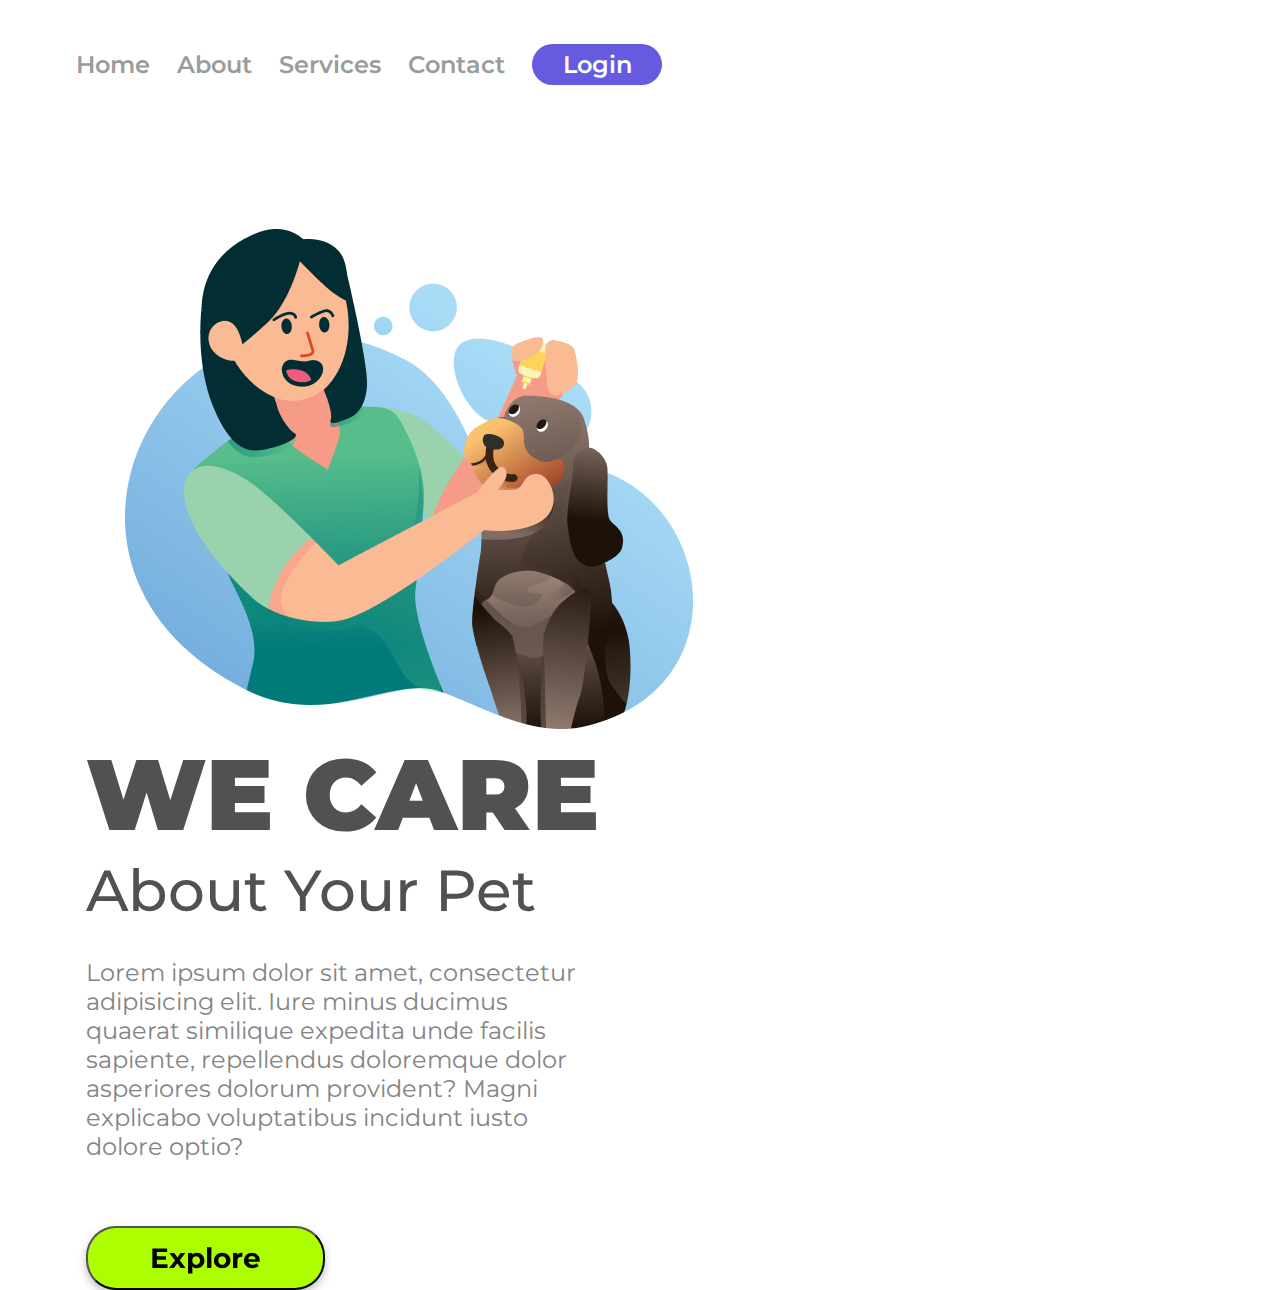
<file: CSS/index.html>
<!DOCTYPE html>
<html lang="pt-br">
  <head>
    <meta charset="UTF-8" />
    <meta name="viewport" content="width=device-width, initial-scale=1.0" />
    <link rel="stylesheet" href="styless.css" />
    <link href="
    <link rel="preconnect" href="https://fonts.googleapis.com" />
    <link rel="preconnect" href="https://fonts.gstatic.com" crossorigin />
    <link
      href="https://fonts.googleapis.com/css2?family=Montserrat:wght@400;500;600;700;900&display=swap"
      rel="stylesheet"
    />
    <title>We Care</title>
  </head>
  <body>
    
    <header>
      <a class="link-header">Home</a>
      <a class="link-header">About</a>
      <a class="link-header">Services</a>
      <a class="link-header">Contact</a>
      <button class="button-header">Login</button>
    </header>
    <main>
      <img src="./img/Illustration 2.png" alt="Illustration 2" class="logo-image">
      
      <section>
        <h1>WE CARE</h1>
        <h2>About Your Pet</h2>
        <p>
          Lorem ipsum dolor sit amet, consectetur adipisicing elit. Iure minus
          ducimus quaerat similique expedita unde facilis sapiente, repellendus
          doloremque dolor asperiores dolorum provident? Magni explicabo
          voluptatibus incidunt iusto dolore optio?
        </p>
        <button class="button-main">Explore</button>
      </section>
    </main>
  </body>
</html>
</file>
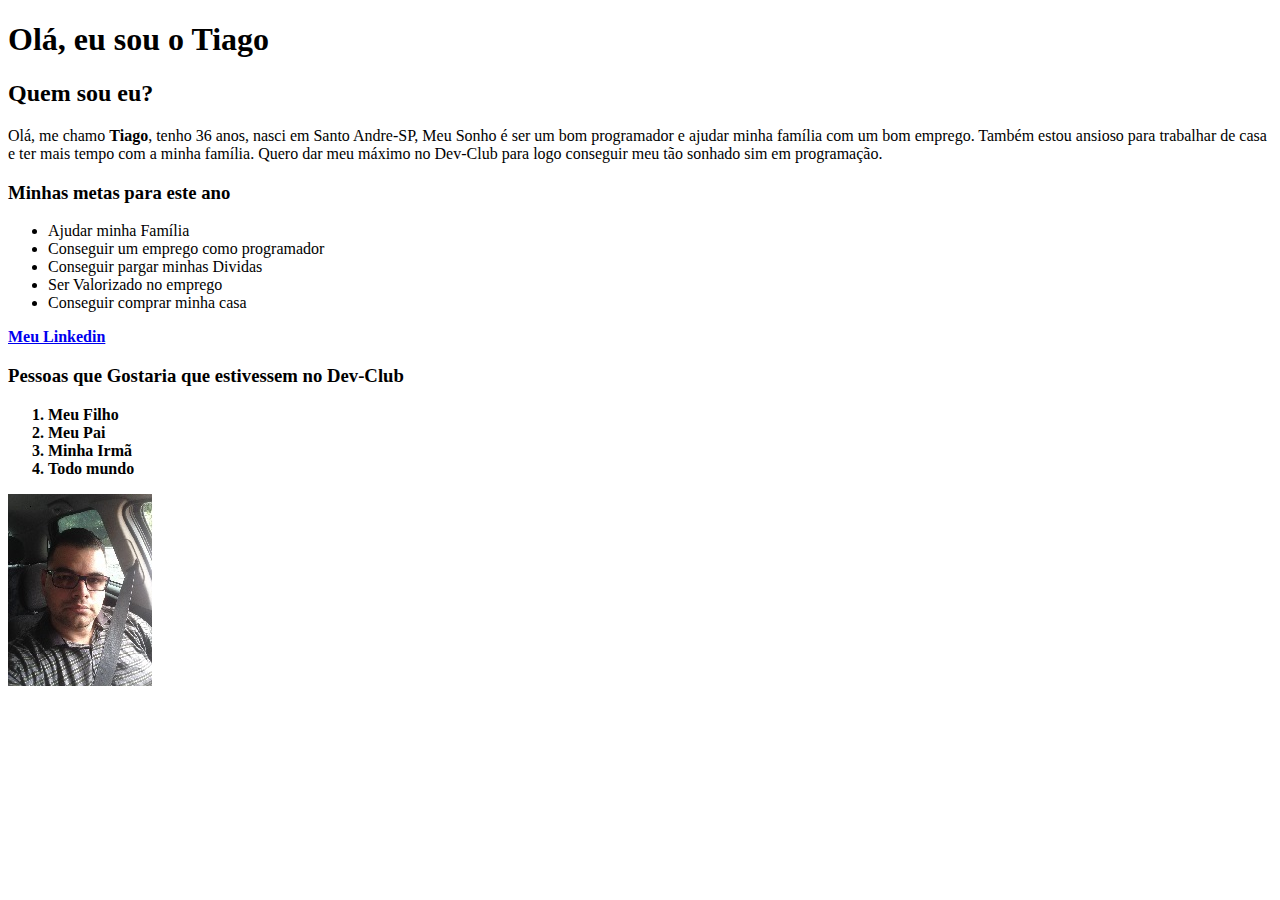
<file: HTML/index.html>
<!DOCTYPE html>
<html lang="pt-br">
<head>
    <meta charset="UTF-8">
    <meta name="viewport" content="width=device-width, initial-scale=1.0">
    <title>Quem Sou eu</title>
</head>
<body>
    <h1>Olá, eu sou o Tiago</h1>
    <h2>Quem sou eu?</h2>
    
    <p>Olá, me chamo <strong>Tiago</strong>, tenho 36 anos, nasci em Santo Andre-SP, Meu Sonho é ser um bom programador e ajudar minha família com um bom emprego. 
        Também estou ansioso para trabalhar de casa e ter mais tempo com a minha família.
        Quero dar meu máximo no Dev-Club para logo conseguir meu tão sonhado sim em programação.
       
    <h3>Minhas metas para este ano</h3>
    <ul>
        <li>Ajudar minha Família</li>
        <li>Conseguir um emprego como programador</li>
        <li>Conseguir pargar minhas Dividas</li>
        <li>Ser Valorizado no emprego</li>
        <li>Conseguir comprar minha casa</li>
    </ul>
    <a href="https://www.linkedin.com/in/tiago-gasque-de-oliveira-13618167/" target="_blank"><b>Meu Linkedin</a>
    <br>
    <h3>Pessoas que Gostaria que estivessem no Dev-Club</h3>
    <ol>
        <li>Meu Filho</li>
        <li>Meu Pai</li>
        <li>Minha Irmã</li>
        <li>Todo mundo</li>
    </ol>
<img src="./IMG/EU.jpg" alt="Foto do Tiago">

    </p>
</body>
</html>
</file>
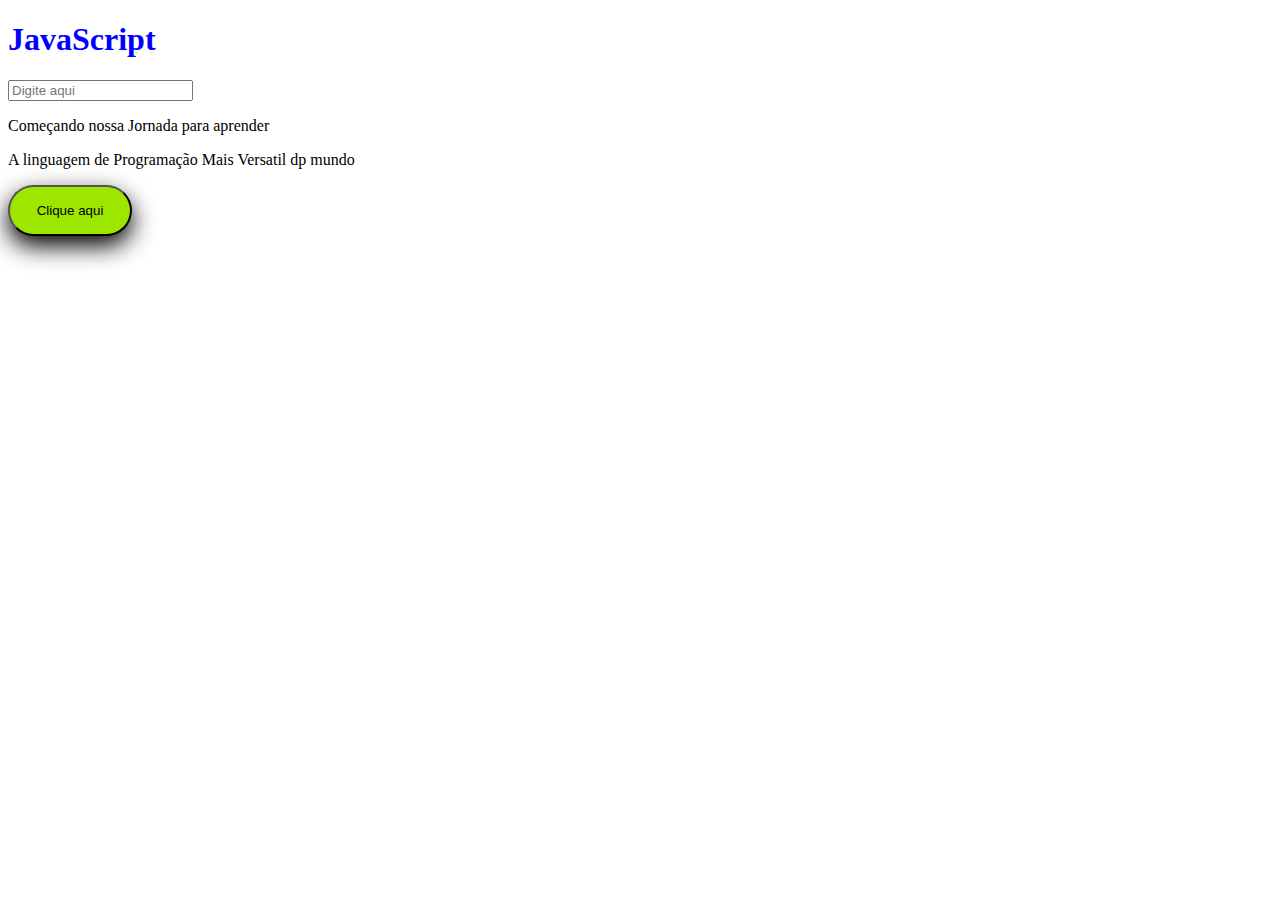
<file: JS/index.html>
<!DOCTYPE html>
<html lang="pt-br">
<head>
    <meta charset="UTF-8">
    <meta name="viewport" content="width=device-width, initial-scale=1.0">
    <link rel="stylesheet" href="./styless.css">
    <title>DevClub</title>
</head>
<body>
    <h1>JavaScript</h1>
    <input id="main-input" placeholder="Digite aqui">
    <p class="paragraoh-js">Começando nossa Jornada para aprender</p>
    <p class="paragraoh-js">A linguagem de Programação Mais Versatil dp mundo</p>
    <button class="main-button">Clique aqui</button>
</body>
<script src="./script.js"></script>
</html>
</file>
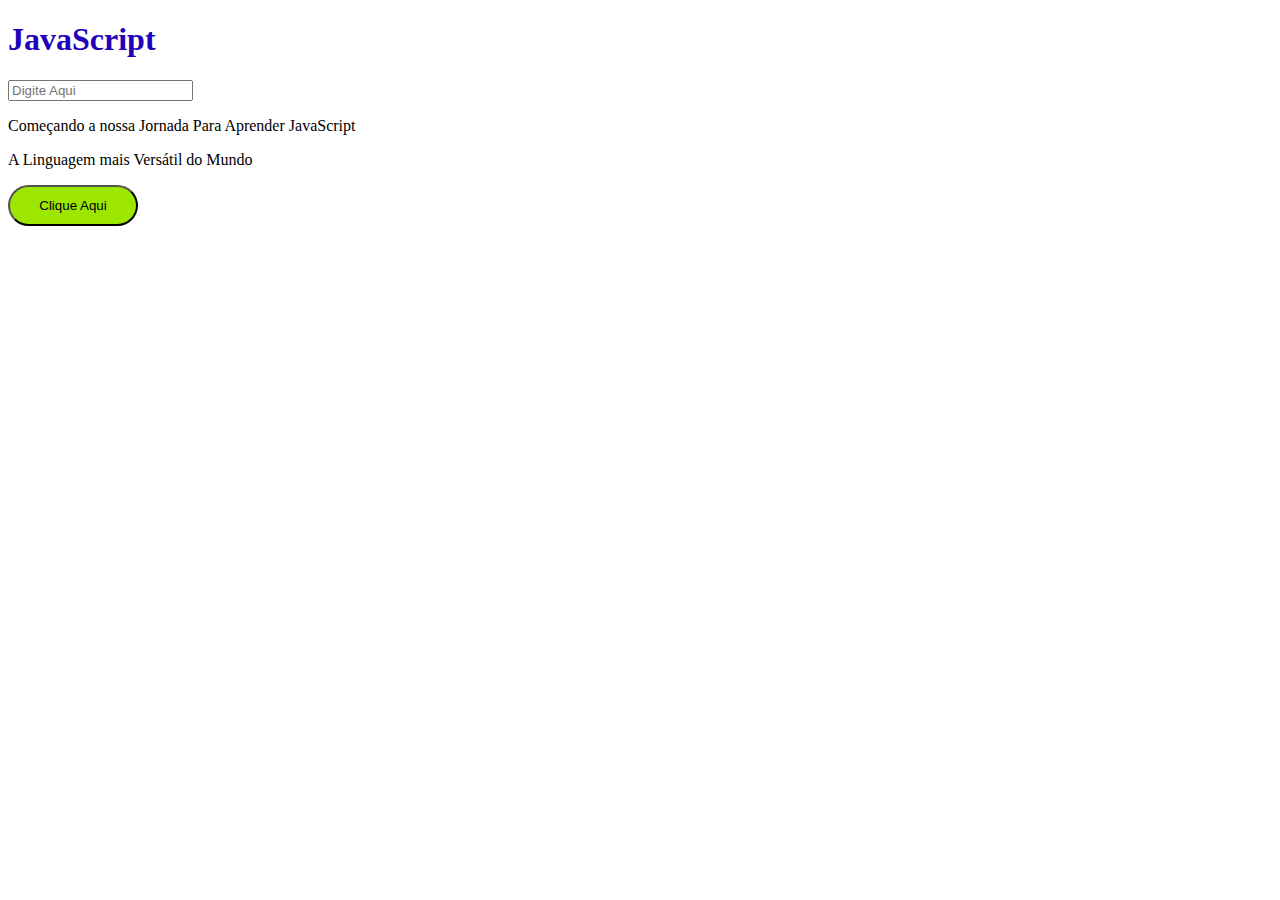
<file: teste/index.html>
<!DOCTYPE html>
<html lang="pt-br">
<head>
    <meta charset="UTF-8">
    <meta name="viewport" content="width=device-width, initial-scale=1.0">
    <link rel="stylesheet" href="./styless.css">
    <script src="./script.js"></script>
    <title>JavaScript</title>
</head>
<body>
    <h1>JavaScript</h1>
    <input id="main-input" placeholder="Digite Aqui">
    <p class="paragraph-js">Começando a nossa Jornada Para Aprender JavaScript</p>
    <p class="paragraph-js">A Linguagem mais Versátil do Mundo</p>
    <button class="main-button">Clique Aqui</button>
</body>
</html>
</file>
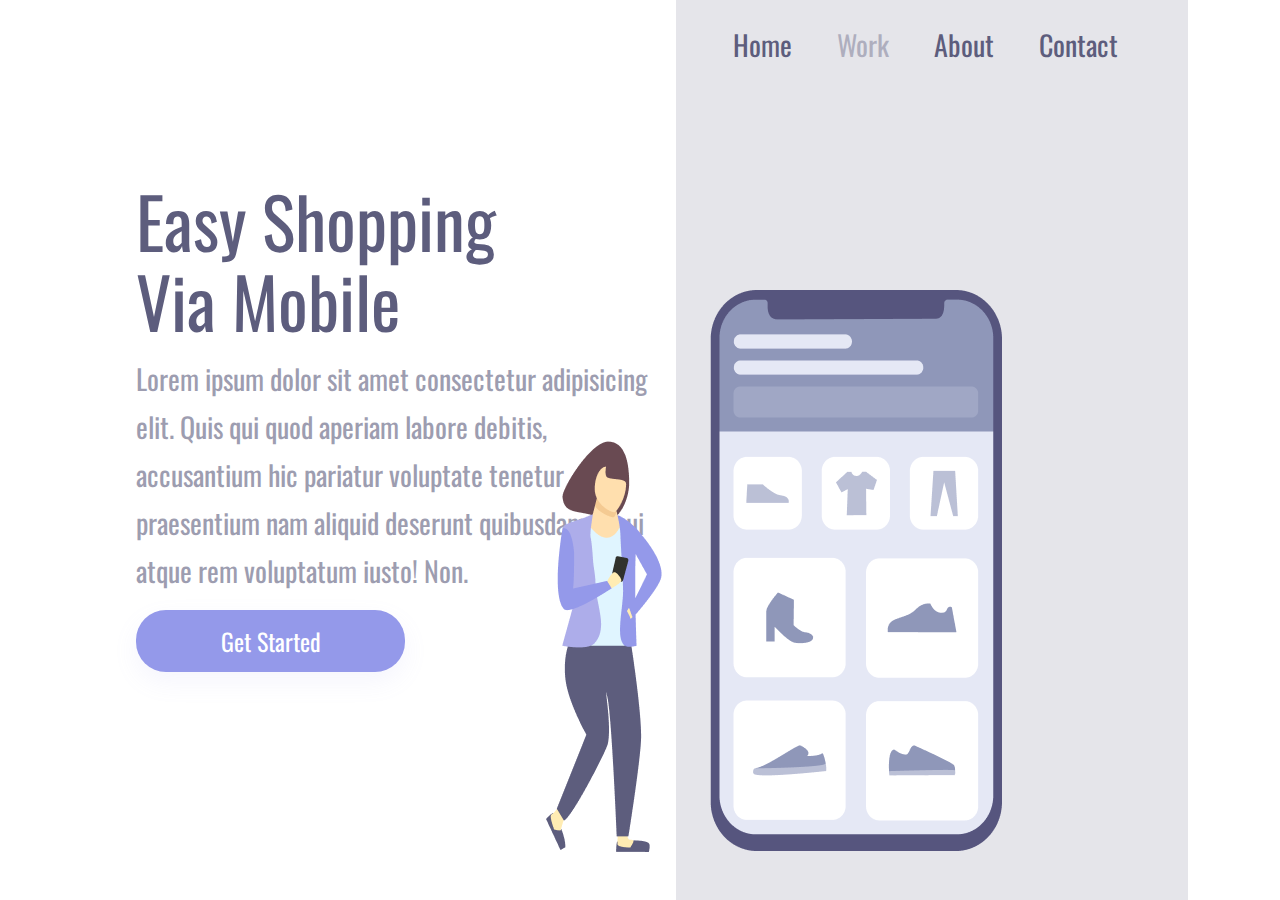
<file: CSS/Desafio 2/index.html>
<!DOCTYPE html>
<html lang="pt-br">
  <head>
    <meta charset="UTF-8" />
    <meta http-equiv="X-UA-Compatible" content="IE=edge" />
    <meta name="viewport" content="width=device-width, initial-scale=1.0" />
    <link rel="stylesheet" href="./styles.css" />
    <link rel="preconnect" href="https://fonts.googleapis.com" />
    <link rel="preconnect" href="https://fonts.gstatic.com" crossorigin />
    <link
      href="https://fonts.googleapis.com/css2?family=Oswald&display=swap"
      rel="stylesheet"
    />
    <title>Projeto-2</title>
  </head>
  <body>
    <div class= "wrapper">
      <section class= "left">
        <h1>Easy Shopping Via Mobile</h1>
        <p>Lorem ipsum dolor sit amet consectetur adipisicing elit. Quis qui quod aperiam labore debitis, accusantium hic pariatur voluptate tenetur praesentium nam aliquid deserunt quibusdam sequi atque rem voluptatum iusto! Non.</p>
        <button>Get Started</button>
      </section>
      <section class= "right">
        <header>
          <a>Home</a>
          <a>Work</a>
          <a>About</a>
          <a>Contact</a>
        </header>
        <img src="./IMG/Image-Logo.png" alt="Image-Logo" />
      </section>
    </div>
  </body>
</html>
</file>
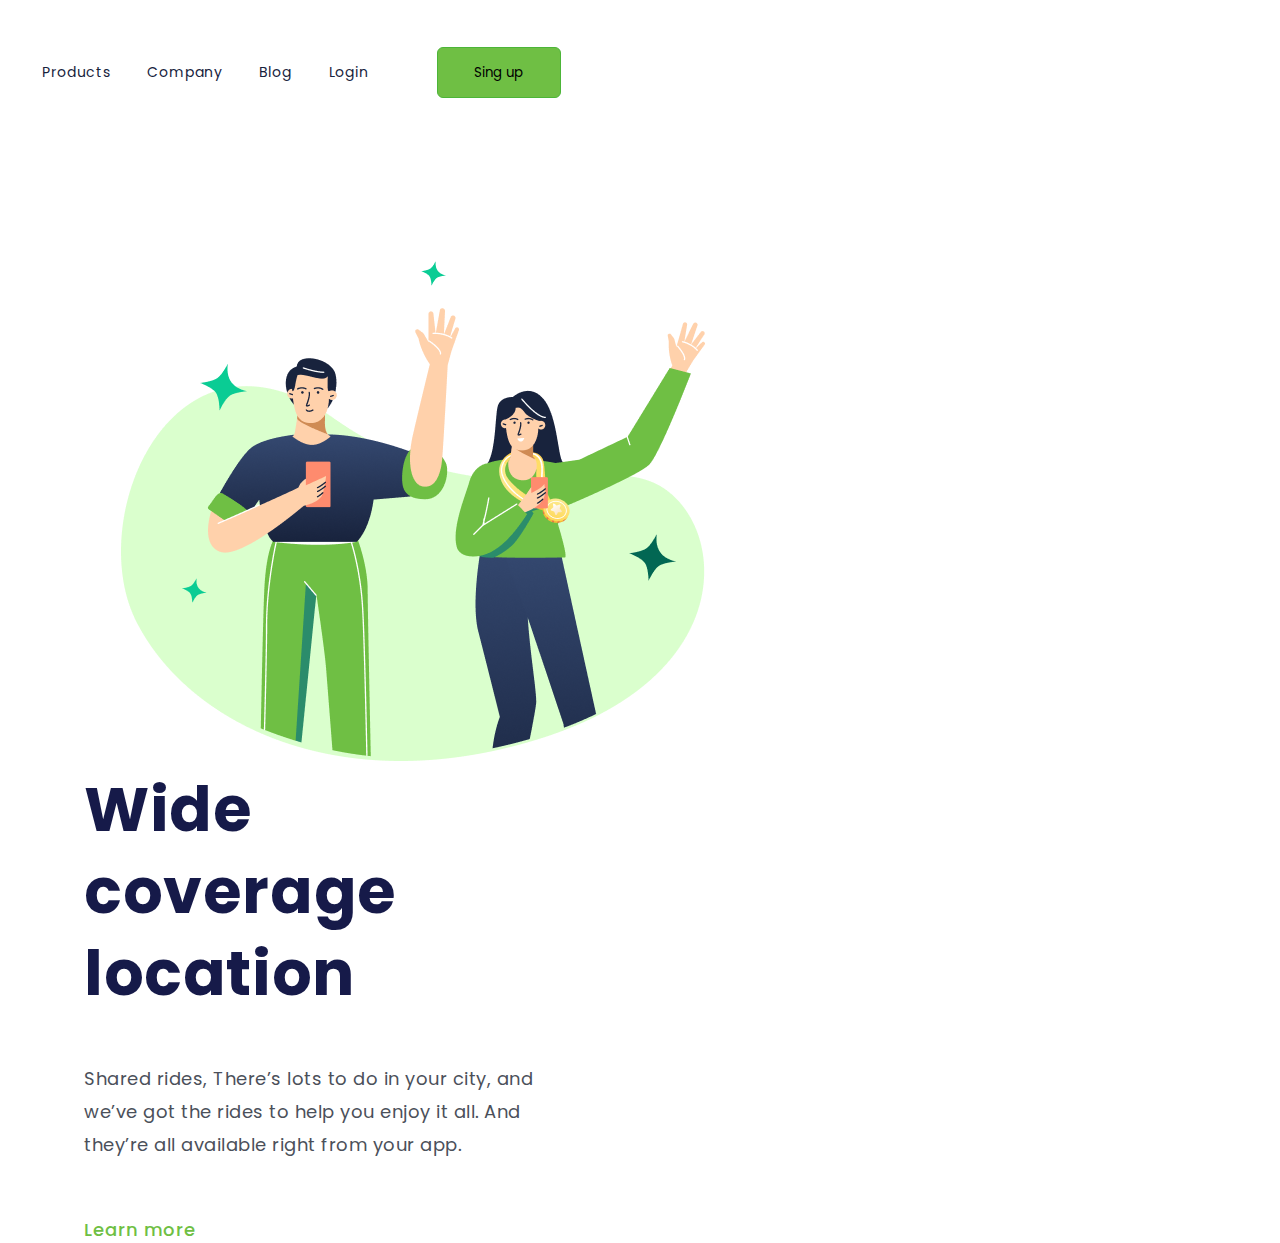
<file: CSS/Desafio/index.html>
<!DOCTYPE html>
<html lang="pt-br">
  <head>
    <meta charset="UTF-8" />
    <meta name="viewport" content="width=device-width, initial-scale=1.0" />
    <link rel="stylesheet" href="./styless.css">
    <link rel="preconnect" href="https://fonts.googleapis.com" />
    <link rel="preconnect" href="https://fonts.gstatic.com" crossorigin />
    <link
      href="https://fonts.googleapis.com/css2?family=Poppins:wght@400;500;700&display=swap"
      rel="stylesheet"/>
  <title>Wide coverage locati</title>
  </head>
  <body>
    <header>
      <a class="menu">Products</a>
      <a class="menu">Company</a>
      <a class="menu">Blog</as=>
      <a class="menu">Login</a>
      <button class="button-header">Sing up</button=>
    </header>
    <main>
        <img
          src="./img/(Positive) Congratulation You get 40 point for your ride.png"
          alt="(Positive) Congratulation You get 40 point for your ride" class="logo-image"
        />
      <div>
        <h1>Wide coverage location</h1>
        <p>Shared rides, There’s lots to do in your city, and we’ve got the rides to help you enjoy it all. And they’re all available right from your app.</p>      
        <a class="link">Learn more</a>
      </div>
    </main>
  </body>
</html>
</file>
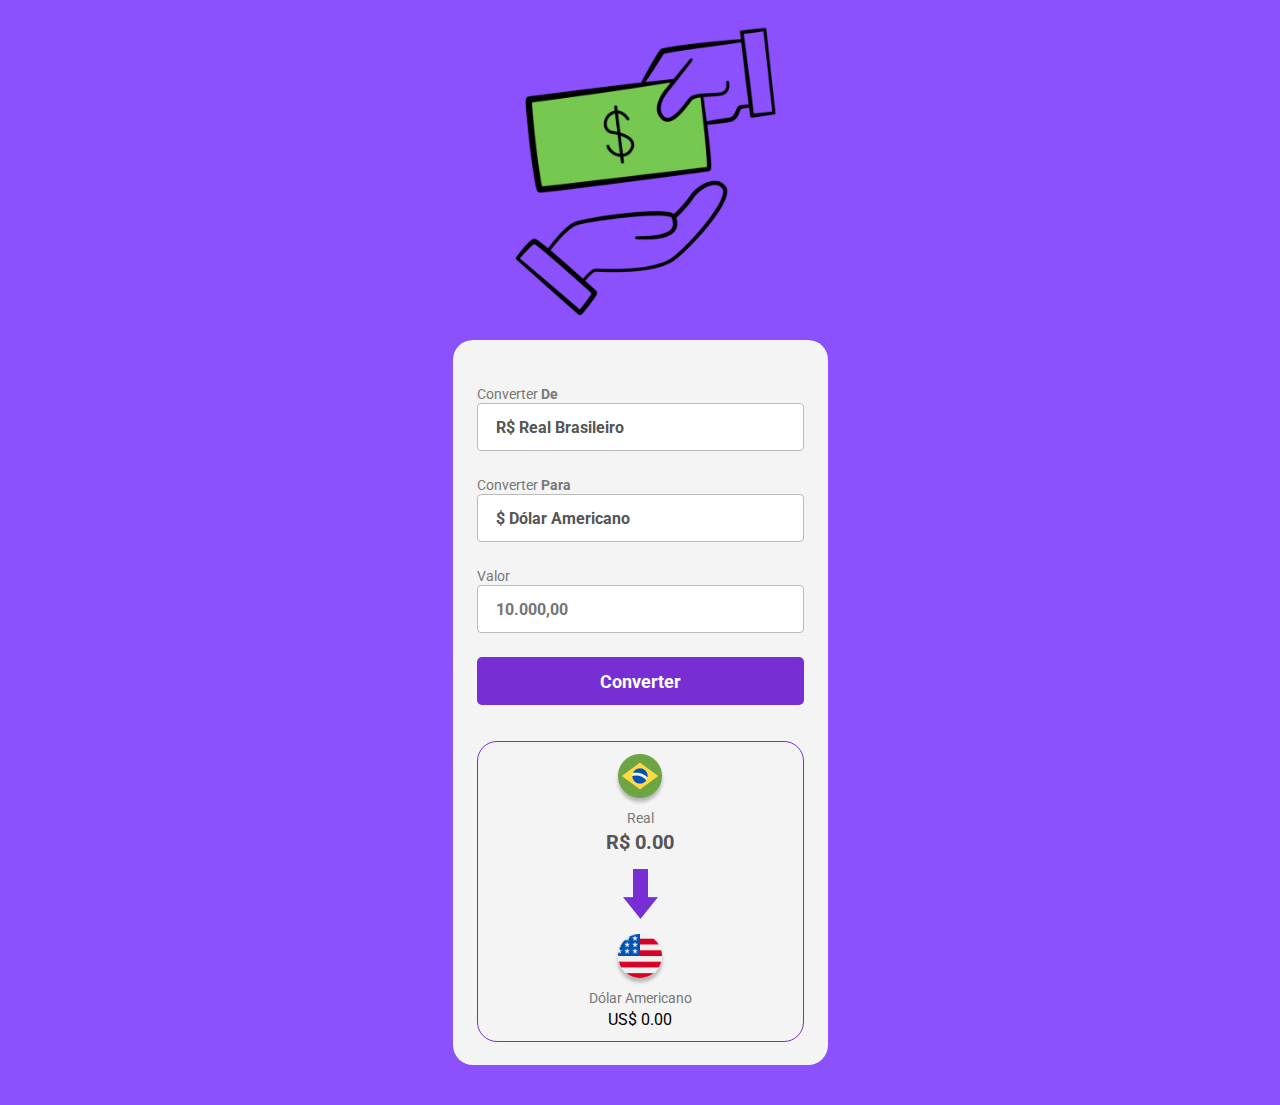
<file: JS/Projeto/index.html>
<!DOCTYPE html>
<html lang="pt-br">
  <head>
    <meta charset="UTF-8" />
    <meta name="viewport" content="width=device-width, initial-scale=1.0" />
    <link rel="preconnect" href="https://fonts.googleapis.com" />
    <link rel="preconnect" href="https://fonts.gstatic.com" crossorigin />
    <link
      href="https://fonts.googleapis.com/css2?family=Roboto:wght@400;700&display=swap"
      rel="stylesheet"
    />
    <link rel="stylesheet" href="styless.css" />
    <title>Conversor de Moedas</title>
  </head>
  <body>
    <img class="logo" src="./assets/logo.gif" alt="logo-conversor-de-moedas" />
    <main>
      <label>
        Converter <b>De</b>
        <select>
          <option value="Real">R$ Real Brasileiro</option>
        </select>
      </label>
      <label>
        Converter <b>Para</b>
        <select class="currency-select">
          <option value="dolar">$ Dólar Americano</option>
          <option value="euro">€ Euro</option>
          <option value="libra">£ Libra</option>
        </select>
      </label>
      <label> 
        Valor 
        <input class="input-currency" placeholder="10.000,00"> 
    </label>
      <button class="convert-button">
        Converter
    </button>
      <section>
        <div class="currency-box">
          <img src="./assets/real.png" alt="Logo-real"/>
          <p class="currency">Real</p>
          <p class="currency-value-to-convert">R$ 0.00</p>
        </div>
        <img class="arrow-img" src="./assets/vector.png" alt="seta"/>
        <div class="currency-box">
          <img class="currency-img" src="./assets/dolar.png" alt="Logo-dolar"/>
          <p class="currency" id="currency-name">Dólar Americano</p>
          <p class="currency-value-converted">US$ 0.00</p>
        </div>
      </section>
    </main>
  </body>
  <script src="./scripts.js"></script>
</html>
</file>
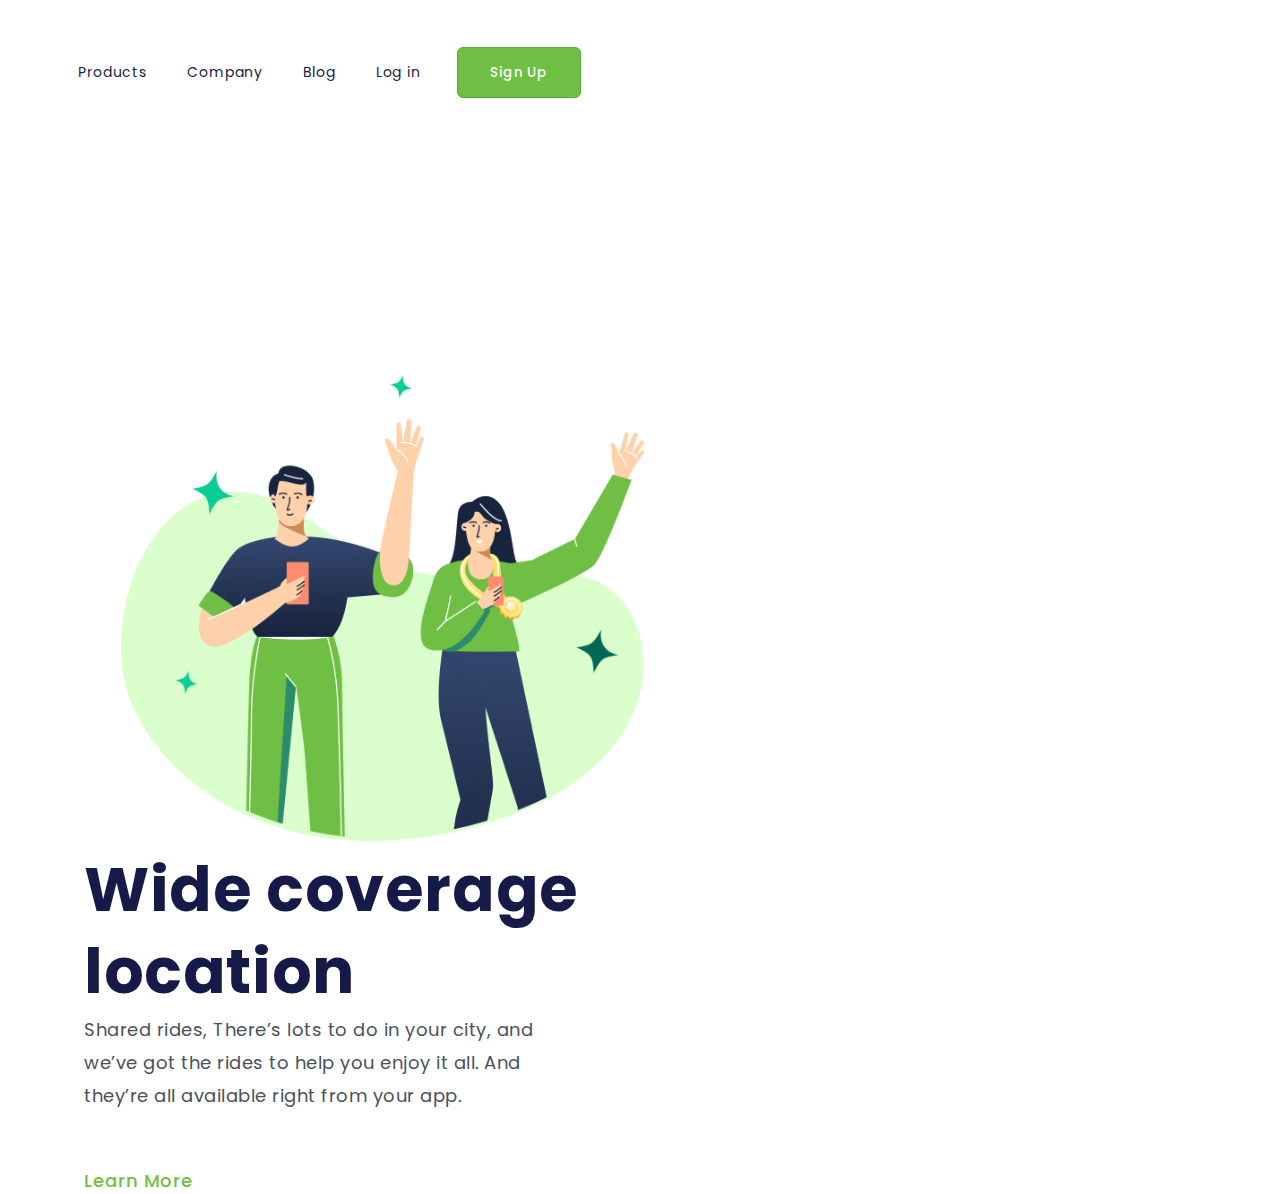
<file: CSS/Desafio Respanssivo/Desafio 1/index.html>
<!DOCTYPE html>
<html lang="en">
<head>
    <meta charset="UTF-8">
    <meta http-equiv="X-UA-Compatible" content="IE=edge">
    <meta name="viewport" content="width=device-width, initial-scale=1.0">
    <link rel="stylesheet" href="./styless.css">
    <link rel="preconnect" href="https://fonts.googleapis.com">
    <link rel="preconnect" href="https://fonts.gstatic.com" crossorigin>
    <link href="https://fonts.googleapis.com/css2?family=Poppins:wght@400;500;700&display=swap" rel="stylesheet">
    <title>Desafio</title>
</head>
<body>
    <header>
        <a class="menu">Products</a>
        <a class="menu">Company</a>
        <a class="menu">Blog</a>
        <a class="menu">Log in</a>
        <button>Sign Up</button>
    </header>
    <main>
        <img src="./img/(Positive) Congratulation You get 40 point for your ride.png" alt="Image-Logo">
        <section>
            <h1>Wide coverage location</h1>    
            <p>Shared rides, There’s lots to do in your city, and we’ve got the rides to help you enjoy it all. And they’re all available right from your app.</p>
            <a class="larn-more">Learn More</a>
        </section>
    </main>
</body>
</html>
</file>
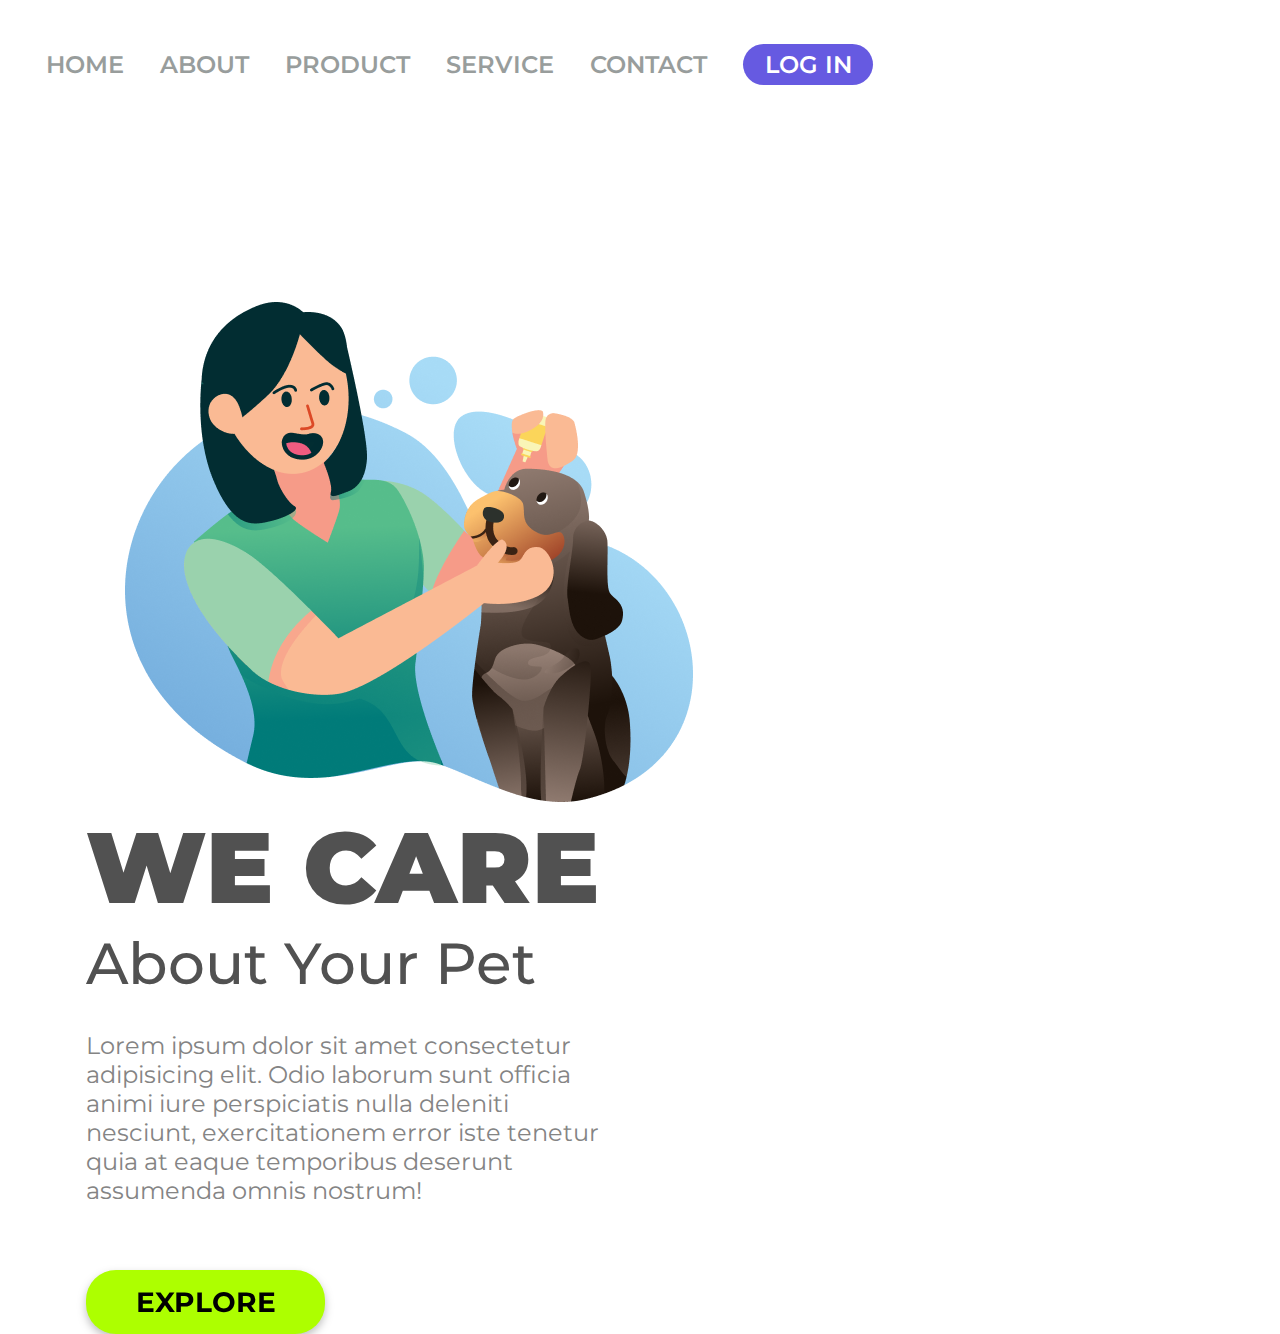
<file: CSS/Desafio Respanssivo/Desafio 2/index.html>
<!DOCTYPE html>
<html lang="en">
<head>
    <meta charset="UTF-8">
    <meta http-equiv="X-UA-Compatible" content="IE=edge">
    <meta name="viewport" content="width=device-width, initial-scale=1.0">
    <link rel="stylesheet" href="./styless.css">
    <link rel="preconnect" href="https://fonts.googleapis.com">
    <link rel="preconnect" href="https://fonts.gstatic.com" crossorigin>
    <link href="https://fonts.googleapis.com/css2?family=Montserrat:wght@400;500;600;700;900&display=swap" rel="stylesheet">
    <title>We Care</title>
</head>
<body>
    <header>
        <a class="menu">HOME</a>
        <a class="menu">ABOUT</a>
        <a class="menu">PRODUCT</a>
        <a class="menu">SERVICE</a>
        <a class="menu">CONTACT</a>
        <button class="log-in">LOG IN</button>
    </header>
    <main> 
        <img src="./IMG/WECARE.png" alt="Image-Logo">
        <div>
            <h1>WE CARE</h1>
            <h2>About Your Pet</h2>
            <p>Lorem ipsum dolor sit amet consectetur adipisicing elit. Odio laborum sunt officia animi iure perspiciatis nulla deleniti nesciunt, exercitationem error iste tenetur quia at eaque temporibus deserunt assumenda omnis nostrum!</p>
            <button class="explore">EXPLORE</button>
        </div>
    </main>
</body>
</html>
</file>
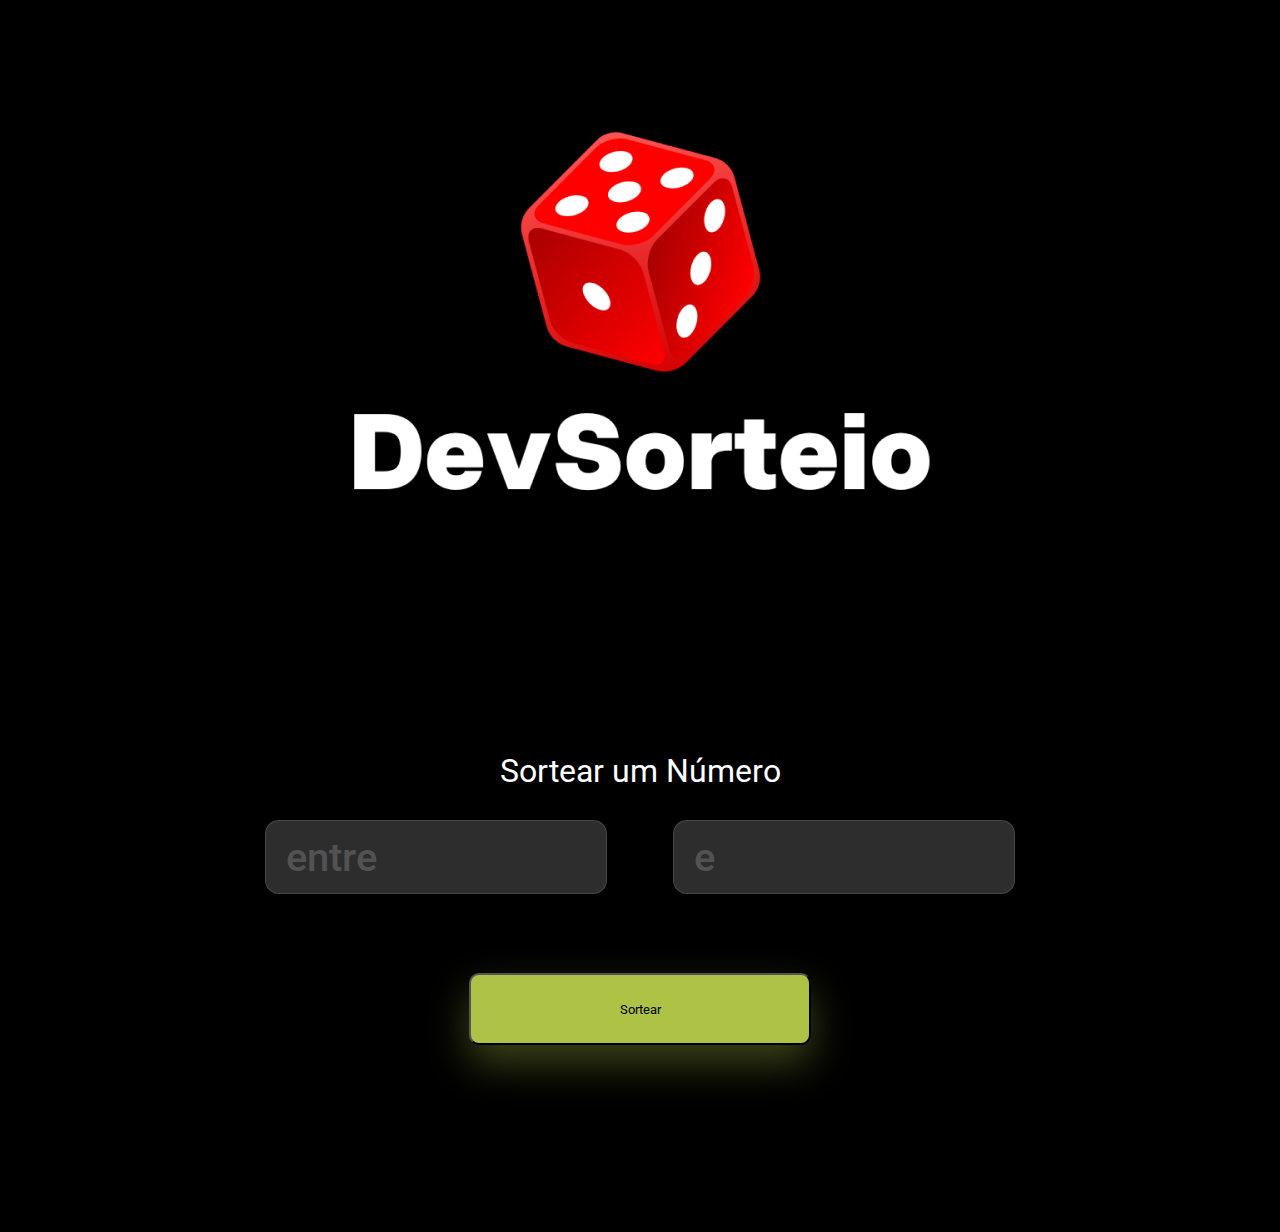
<file: JS/PT3/2. Projeto Random/index.html>
<!DOCTYPE html>
<html lang="pt-br">
  <head>
    <meta charset="UTF-8" />
    <meta name="viewport" content="width=device-width, initial-scale=1.0" />
    <link rel="preconnect" href="https://fonts.googleapis.com" />
    <link rel="preconnect" href="https://fonts.gstatic.com" crossorigin />
    <link
      href="https://fonts.googleapis.com/css2?family=Roboto:wght@400;500;700&display=swap"
      rel="stylesheet"
    />
    <link rel="stylesheet" href="styless.css" />
    <title>Sorteador</title>
  </head>
  <body>
    <img src="./assests/sort 1.png" alt="Logo Sorteador" />

    <h2>Sortear um Número</h2>
    <div>
      <input class="input-min" placeholder="entre" type="number" />
      <input class="input-max" placeholder="e" type="number" />
    </div>
    <button onclick="GenerationNumber()">Sortear</button>
  </body>
  <script src="./script.js"></script>
</html>
</file>
<file: CSS/styless.css>
* {
  font-family: "Montserrat", sans-serif;
  margin: 0;
  padding: 0;
  box-sizing: border-box;
}

header {
  margin: 44px 0 144px 76px;
}

.link-header {
  font-weight: 600;
  font-size: 24px;
  line-height: 29px;
  color: #989d9c;
  cursor: pointer;
  margin-right: 23px;
}

.button-header {
  background: #665ae1;
  border-radius: 20.5px;
  width: 130px;
  height: 41px;
  border: none;
  font-weight: 600;
  font-size: 24px;
  line-height: 29px;
  cursor: pointer;
  color: #ffffff;
}

.logo-image {
  width: 568px;
  height: 500px;
  margin-left: 125px;
  display: inline-block;
}

section {
  display: inline-block;
  margin-left: 86px;
}

h1 {
  font-weight: 900;
  font-size: 100px;
  line-height: 122px;
  color: #515151;
}

h2 {
  font-weight: 500;
  font-size: 58px;
  line-height: 71px;
  color: #515151;
}

p {
  font-weight: 400;
  font-size: 24px;
  line-height: 29px;
  color: #848484;
  width: 515px;
  margin-top: 32px;
  margin-bottom: 65px;
}
.button-main { 
  background: #adff00;
  border-radius: 30px;
  width: 239px;
  height: 64px;
  border: nane;
  cursor: pointer;
  filter:drop-shadow(0px 4px 4px rgba(0,0,0,0.25));
  font-weight: 700;
  font-size: 28px;
  line-height: 34px;
  color: #000000;
}
</file>
<file: JS/styless.css>
h1 {
  color: blue;
}
.main-button {
  cursor: pointer;
  border-radius: 30px;
  width: 124px;
  height: 51px;
  box-shadow: 0px 10px 24px;
  background: #9de600;
}
</file>
<file: teste/styless.css>
h1 {
    color: #2102b8;
}
button {
    border-radius: 20.5px;
    width: 130px;
    height: 41px;
    cursor: pointer;
    background: #9de600
}
</file>
<file: CSS/Desafio 2/styles.css>
* {
  margin: 0;
  padding: 0;
  box-sizing: border-box;
  font-family: "Oswald", sans-serif;
  font-weight: 400;
  color: #5d5d7d;
}

.wrapper {
  height: 100vh;
  width: 100vh;
}

.left {
  padding-left: 136px;
  display: inline-block;
  height: 60%;
  margin-top: 20%;
}

.right {
  display: inline-block;
  background-color: rgba(93, 93, 125, 0.16);
  height: 100vh;
  width: 40%;
  position: absolute;
}
img {
  position: relative;
  top: 25%;
  right: 130px;
}

h1 {
  font-size: 70px;
  line-height: 80px;
  width: 368px;
}

p {
  font-size: 28px;
  line-height: 48px;
  opacity: 0.6;
  margin: 15px 0;
  width: 540px;
}

button {
  width: 269px;
  height: 62px;
  background: #9499ea;
  box-shadow: 0px 10px 24px rgba(148, 153, 234, 0.0979959);
  border: none;
  border-radius: 30px;
  font-size: 24px;
  line-height: 36px;
  text-align: center;
  color: #ffffff;
  cursor: pointer;
}
button:hover {
  opacity: 0.8;
}
button:active {
  opacity: 0.5;
}

a {
  font-size: 28px;
  line-height: 41px;
  color: #5d5d7d;
  margin-right: 41px;
  cursor: pointer;
}

a:nth-child(2) {
  opacity: 0.4;
}
a:hover {
  opacity: 0.4;
}

a:active {
  opacity: 0.8;
}

header {
  margin: 24px 0 0 57px;
}

@media screen and (max-width: 900px) {
  .left {
    width: 100%;
    height: 50%;
    padding: 0;
    margin: 0;
  }
  .right {
    display: block;
    height: auto;
    width: 100%;
    position: static;
  }
  img {
    position: static;
    width: auto;
  }
  header {
    display: none;
  }
  h1 {
    font-size: 36px;
    line-height: 52px;
    width: auto;
    margin: 58px 50px 0 50px;
    text-align: center;
  }
  p {
    margin: 15px 40px;
    width: auto;
    text-align: center;
    font-size: 14px;
    line-height: 24px;
  }
  bottom {
    margin: 0 auto;
    display: block;
  }
}
</file>
<file: CSS/Desafio/styless.css>
* {
  margin: 0;
  padding: 0;
  box-sizing: border-box;
  font-family: "Poppins", sans-serif;
}

header {
  margin-top: 47px;
  margin-left: 42px;
}

.menu {
  font-weight: 400;
  font-size: 14px;
  line-height: normal;
  text-align: center;
  letter-spacing: 0.875px;
  color: #17233d;
  margin-right: 32px;
  cursor: pointer;
}

.button-header {
  border-radius: 6px;
  border: 1px solid #4cb538;
  background: #6fbf44;
  width: 124px;
  height: 51px;
  cursor: pointer;
  margin-left: 32px;
}

img {
  margin: 163px 0 0 121px;
  display: inline-block;
}

div {
  display: inline-block;
  margin-left: 84px;
  width: 493px;
}

h1 {
  color: #161a49;
  font-size: 62px;
  font-weight: 700;
  line-height: 82px; /* 132.258% */
  letter-spacing: 0.596px;
  text-align: left;
}
p {
  color: #4b505a;
  font-size: 18px;
  font-weight: 400;
  line-height: 33px; /* 183.333% */
  letter-spacing: 0.5px;
  margin-top: 47px;
  margin-bottom: 55px;
  text-align: left;
}

.link {
  color: #6fbf44;
  font-size: 18px;
  font-weight: 500;
  line-height: normal;
  letter-spacing: 1px;
  cursor: pointer;
}
</file>
<file: JS/Projeto/styless.css>
* {
  font-family: "Roboto", sans-serif;
  margin: 0;
  padding: 0;
  box-sizing: border-box;
  outline: none;
}

body {
  background-color: #8a51fc;
}

.logo {
  width: 300px;
  margin: 20px auto;
  display: block;
}

main {
  width: 375px;
  background: #f4f4f4;
  border-radius: 20px;
  margin: 0 auto 40px;
  display: block;
  padding: 44px 24px 23px;
}

label {
  color: #777;
  font-size: 14px;
  font-weight: 400;
  line-height: 18px;
}

select, input {
  border-radius: 4px;
  border: 1px solid #bbb;
  background: #fff;
  height: 48px;
  width: 100%;
  margin-bottom: 24px;
  appearance: none;
  padding-left: 18px;
  font-size: 16px;
  font-weight: 700;
  color: #555555;
  cursor: pointer;
}

button {
  background: #772fd3;
  border-radius: 5px;
  width: 100%;
  border: none;
  height: 48px;
  color: #fff;
  font-size: 18px;
  font-weight: 700;
  cursor: pointer;
}

button:hover {
  opacity: 0.8;
}

button:active {
  opacity: 0.5;
}

section {
  border: 1px solid #772fd3;
  border-radius: 20px;
  margin-top: 36px;
  padding: 12px;
  display: flex;
  flex-direction: column;
  align-items: center;
}

.arrow-img {
  margin: 15px 0;
}

.currency-box {
  display: flex;
  flex-direction: column;
  align-items: center;
  gap: 4px;
}

.currency {
  color: #777;
  font-size: 14px;
}

.currency-value, .currency-value-to-convert {
  color: #555;
  font-weight: 700;
  font-size: 20px;
}
</file>
<file: CSS/Desafio Respanssivo/Desafio 1/styless.css>
*{
    margin: 0;
    padding: 0;
    box-sizing: border-box;
    font-family: 'Poppins', sans-serif;
}

header { 
    margin: 47px 0 0 42px;
   }

.menu { 
    margin-left: 36px;
    width: 79px;
    color: #17233D;
    text-align: center;
    font-size: 14px;
    font-weight: 400;
    line-height: normal;
    letter-spacing: 0.875px;
    cursor: pointer;
}

button { 
    width: 124px;
    height: 51px;
    flex-shrink: 0;
    border-radius: 6px;
    border: 1px solid #4CB538;
    background: #6FBF44;
    color: #FFF; 
    font-weight: 500;
    line-height: normal;
    letter-spacing: 1px;
    cursor: pointer;
    margin-left: 32px;
}

button:hover {
    opacity: 0.6;
}
button:active {
    opacity: 0.4;
}

section { 
    display: inline-block;
    margin-left: 84px;
}

img {
    display: inline-block;
    width: 533.834px;
    height: 466.9px;
    margin-top: 277px;
    margin-left: 121px;
}

h1 { 
    width: 582px;
    color: #161A49; 
    font-size: 62px; 
    font-weight: 700;
    line-height: 82px;
    letter-spacing: 0.596px; 
}

p { 
    width: 493px;
    color: #4B505A;
    font-size: 18px;
    font-weight: 400;
    line-height: 33px;
    letter-spacing: 0.5px;
    text-align: left;
    margin-bottom: 55px;
}

.larn-more {
    color: #6FBF44;
    font-size: 18px;
    font-weight: 500;
    line-height: normal;
    letter-spacing: 1px;
    cursor: pointer;
}

.larn-more:hover {
    opacity: 0.6;
}
.larn-more:active {
    opacity: 0.4;
}

@media screen and (max-width: 900px) {

    header {
        margin-top: 17px;
    }
    .menu { 
        margin-left: 15px;
    }
    button {
        width: 91px;
        height: 31px;
        font-size: 12px;
        font-weight: 500;
        line-height: normal;
        letter-spacing: 1px;
        margin-left: auto;
    }
    img {
        position: absolute;
        width: 280px;
        height: 269px;
        margin-top: 507px;
        margin-left: 25%;

    }
    h1 {
        width: 278px;;
        text-align: center;
        font-size: 30px;
        font-weight: 700;
        line-height: 30px;
        letter-spacing: 0.596px;
        margin-top: 124px;
    }
    p {
        width: 304;
        color: #4B505A;
        text-align: center;
        font-size: 18px;
        font-weight: 400;
        line-height: 33px;
        letter-spacing: 0.5px;
    }
    .larn-more {
        margin: 404px 139px 369px;
        color: #6FBF44;
        font-size: 18px;
        font-weight: 500;
        line-height: normal;
        letter-spacing: 1px;
    }
}
</file>
<file: CSS/Desafio Respanssivo/Desafio 2/styless.css>
* {
    margin: 0;
    padding: 0;
    box-sizing: border-box;
    font-family: 'Montserrat', sans-serif;
}
header {
    margin: 44px 0 0 46px;
}

.menu { 
    margin-right: 32px;
    color: #989D9C;
    font-size: 24px;
    font-weight: 600;
    line-height: normal;
}

.log-in { 
    width: 130px;
    height: 41px;
    background: #665AE1;
    color: #FFF;
    font-size: 24px;
    font-weight: 600;
    line-height: normal;
    cursor: pointer;
    border-radius: 50px;
    border: none;
}
img { 
    width: 568px;
    height: 500px;
    margin-top: 217px;
    margin-left: 125px;
    display: inline-block;
   
}

div { 
    display: inline-block;
    margin-left: 86px;
}

h1 {
    color: #515151;
    font-size: 100px;
    font-weight: 900;
    line-height: normal;
}
h2 { 
    color: #515151;
    font-size: 58px;
    font-weight: 500;
    line-height: normal;
}

p { 
    color: #848484;
    width: 515px;
    font-size: 24px;
    font-weight: 400;
    line-height: normal;
    margin-top: 32px;
    margin-bottom: 65px;
}

.explore { 
    background: #ADFF00;
    border-radius: 30px;
    width: 239px;
    height: 64px;
    border: none;
    cursor: pointer;
    color: #000;
    font-size: 28px;
    font-weight: 700;
    line-height: normal;
    filter:drop-shadow(0px 4px 4px rgba(0,0,0,0.25));
}
</file>
<file: JS/PT3/2. Projeto Random/styless.css>
* {
  margin: 0;
  padding: 0;
  box-sizing: border-box;
  outline: none;
  font-family: "Roboto", sans-serif;
}

body {
  background: #000;
  display: flex;
  align-items: center;
  justify-content: center;
  flex-direction: column;
  min-height: 100vh;
}

img {
  width: 583px;
  height: 374px;
  margin: 126px auto;
  display: block;
}

h2 {
  font-style: normal;
  font-weight: 400;
  font-size: 32px;
  line-height: 38px;
  color: #fff;
  text-align: center;
  margin-top: 126px;
  margin-bottom: 30px;
}

input {
  background: rgba(255, 255, 255, 0.25);
  border: 1px solid rgba(255, 255, 255, 0.2);
  border-radius: 14px;
  height: 74px;
  width: 342px;
  padding-left: 20px;
  font-weight: 500;
  font-size: 40px;
  line-height: 47px;
  color: #fff;
  opacity: 0.7;
}

.input-min {
  margin-right: 62px;
}

button {
  display: flex;
  width: 342px;
  height: 72px;
  padding: 0px 76px;
  justify-content: center;
  align-items: center;
  flex-shrink: 0;
  border-radius: 10px;
  background: #aec346;
  box-shadow: 0px 18px 40px 0px rgba(174, 195, 70, 0.35);
  margin-top: 79px;
  margin-bottom: 187px;
  cursor: pointer;
}

button:hover {
  opacity: 0.8;
}
button:active {
  opacity: 0.6;
}
</file>
